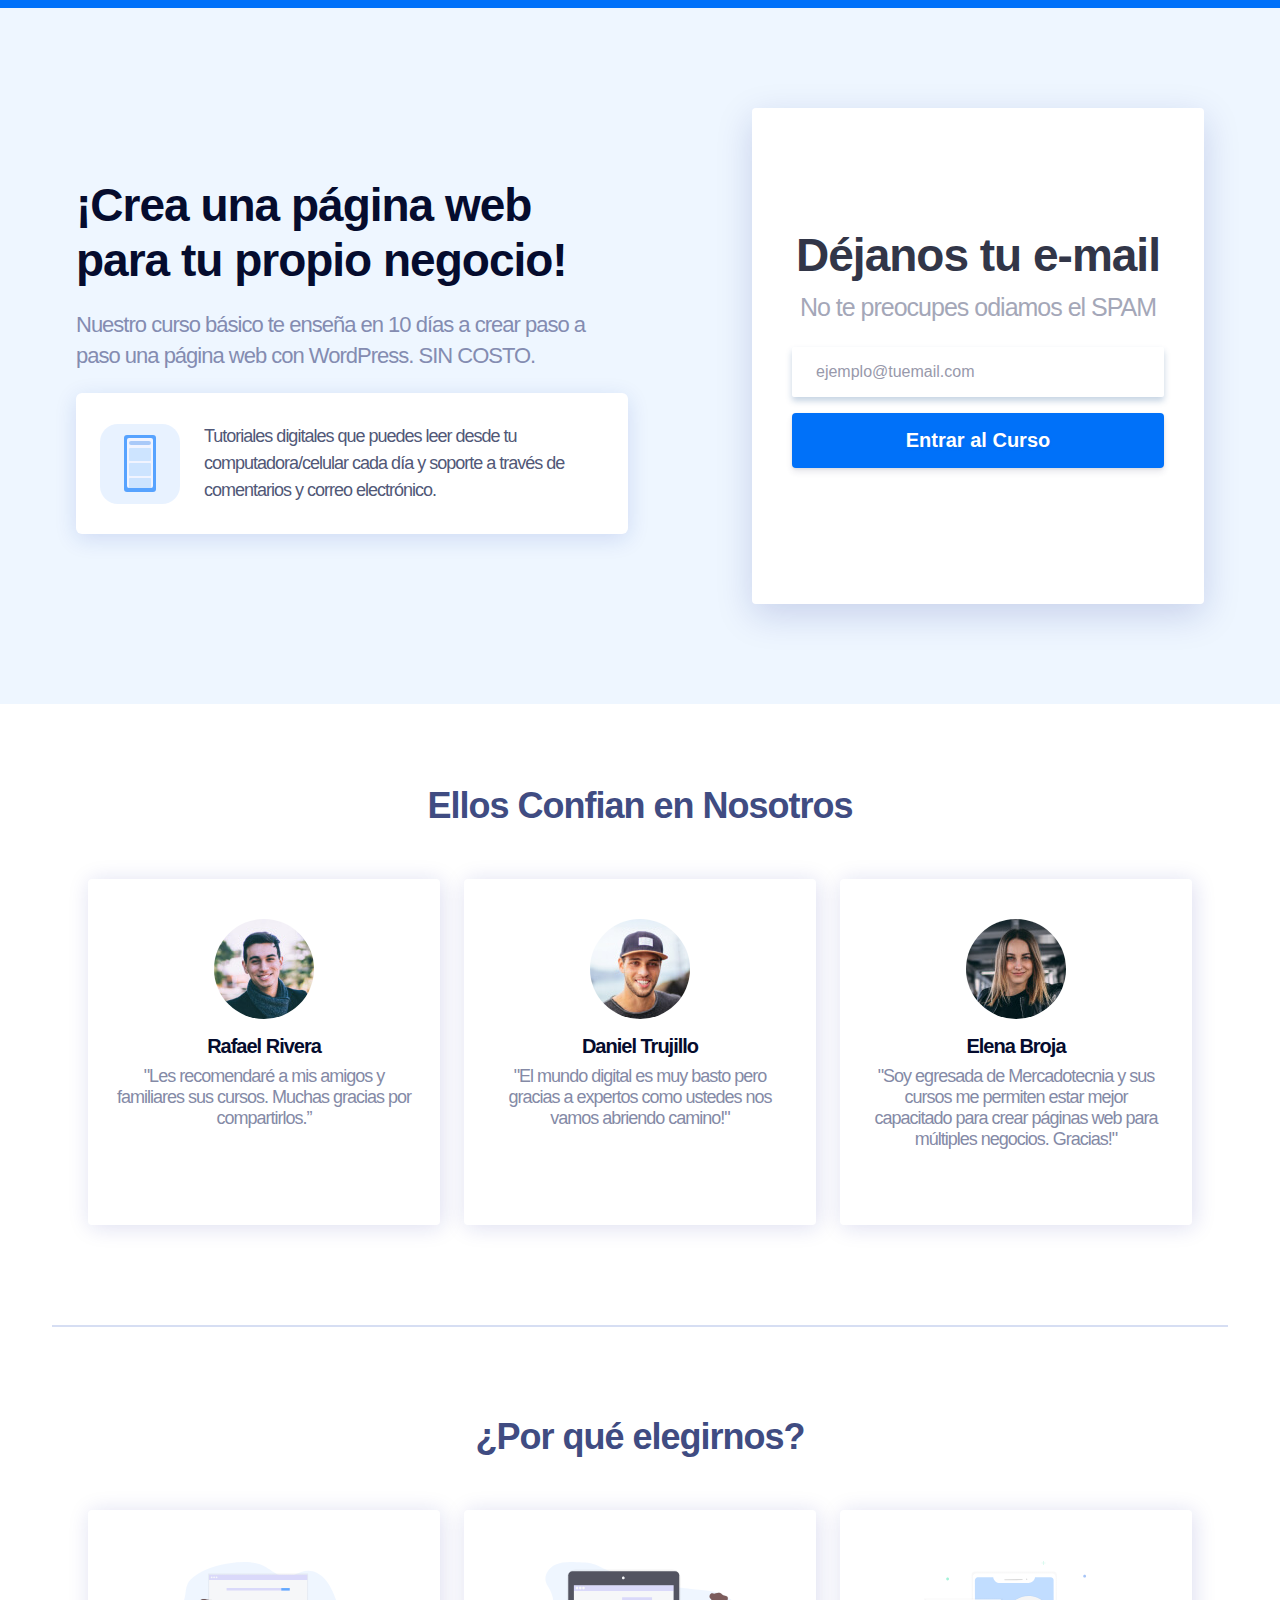
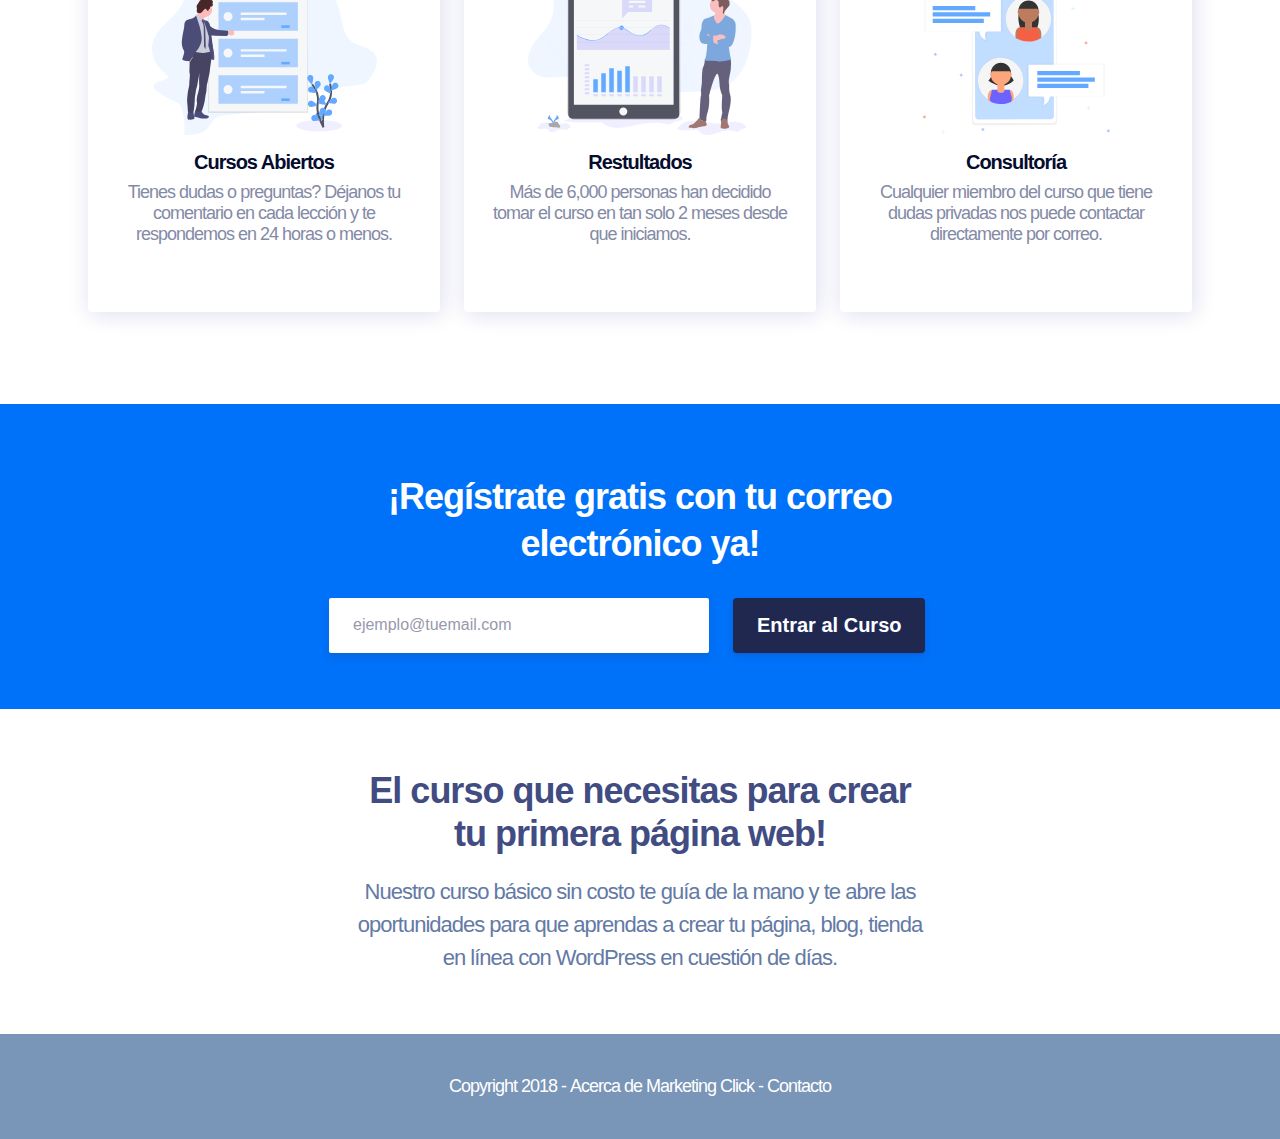
<file: landings/landing-three/index.html>
<!DOCTYPE html>
<html>
<head>
    <meta name="robots" content="noindex, nofollow">
    <meta http-equiv="X-UA-Compatible" content="IE=edge,chrome=1">
    <meta charset="utf-8" />
    <meta http-equiv="X-UA-Compatible" content="IE=edge">
    <meta name="description" content="Con este curso gratuito aprenderás a crear páginas web paso a paso en tan solo una semana.">
    <title>Curso Página Web </title>
    <meta name="viewport" content="width=device-width, initial-scale=1">
    <link rel="stylesheet" type="text/css" media="screen" href="assets/style.min.css" />
  
</head>
<body>
    <section class="hero">
        <div class="hero_wrapper">
            <div class="hero_wrapper_one">
                <div>
                    <h1 class="title">¡Crea una página web para tu propio negocio!</h1>
                    <p class="hero_text">Nuestro curso básico te enseña en 10 días a crear paso a paso una página web con WordPress. SIN COSTO.</p>
                </div>
                <div class="hero_box">
                    <img class="hero-box_icon" src="assets/images/phone-icon.svg" alt="phone-icon">
                    <p class="hero-box_text">Tutoriales digitales que puedes leer desde tu computadora/celular cada día y soporte a través de comentarios y correo electrónico.</p>
                </div>
            </div>
            
            <div class="optin_form hero_wrapper_two">
                <script src="https://assets.convertkit.com/assets/CKJS4.js?v=21"></script>
                <div class="ck_form_container ck_inline" data-ck-version="7">
                  <div class="ck_form ck_minimal">
                  <div class="ck_form_fields">
                    <h2 class="optin_title">Déjanos tu e-mail</h2>
                    <p class="optin_text">No te preocupes odiamos el SPAM</p>
                    <div id="ck_success_msg"  style="display:none;">
                      <p>Success! Now check your email to confirm your subscription.</p>
                    </div>

                    <!--  Form starts here  -->
                    <form id="ck_subscribe_form" class="ck_subscribe_form" action="https://app.convertkit.com/landing_pages/284835/subscribe" data-remote="true">
                      <input type="hidden" value="{&quot;form_style&quot;:&quot;minimal&quot;,&quot;embed_style&quot;:&quot;inline&quot;,&quot;embed_trigger&quot;:&quot;scroll_percentage&quot;,&quot;scroll_percentage&quot;:&quot;70&quot;,&quot;delay_seconds&quot;:&quot;10&quot;,&quot;display_position&quot;:&quot;br&quot;,&quot;display_devices&quot;:&quot;all&quot;,&quot;days_no_show&quot;:&quot;15&quot;,&quot;converted_behavior&quot;:&quot;show&quot;}" id="ck_form_options">
                      <input type="hidden" name="id" value="284835" id="landing_page_id">
                      <input type="hidden" name="ck_form_recaptcha" value="" id="ck_form_recaptcha">
                      <div class="ck_errorArea">
                        <div id="ck_error_msg" style="display:none">
                          <p>There was an error submitting your subscription. Please try again.</p>
                        </div>
                      </div>
                      <div class="ck_control_group ck_email_field_group form_input-container">
                        <label class="ck_label" for="ck_emailField" style="display: none">Email Address</label>
                        <input type="email" name="email" class="ck_email_address input-" id="ck_emailField" placeholder="ejemplo@tuemail.com" required>
                             <button class="subscribe_button btn ck_subscribe_button form_input-containerbtn fields" id="ck_subscribe_button">
                        Entrar al Curso
                      </button>
                      </div>
                      <div class="ck_control_group ck_captcha2_h_field_group ck-captcha2-h" style="position: absolute !important;left: -999em !important;">
                        <input type="text" name="captcha2_h" class="ck-captcha2-h" id="ck_captcha2_h" placeholder="We use this field to detect spam bots. If you fill this in, you will be marked as a spammer.">
                      </div>

                        <label class="ck_checkbox" style="display:none;">
                          <input class="optIn ck_course_opted" name="course_opted" type="checkbox" id="optIn" checked />
                          <span class="ck_opt_in_prompt">I'd like to receive the free email course.</span>
                        </label>
                        
                     
                      
                    </form>
                  </div>

                </div>

                </div>

                            </div>

        </div>
    </section>
    <section class="t-f-wrapper" >
        <div class="testimonials-wrapper">
            <h2 class="title-2">Ellos Confian en Nosotros</h2>
                <div class="cards-container">
                        <div class="card card--testimonial">
                        <img class="testimonial_img" srcset="
                            assets/images/rafael-rivera@1x.jpg 1x,
                            assets/images/rafael-rivera@2x.jpg 2x

                        "    alt="rafael-rivera">
                         <h3 class="testimonial_name card_title">Rafael Rivera</h3>
                        <p class="testimonial_quote card_text">"Les recomendaré a mis amigos y familiares sus cursos. Muchas gracias por compartirlos.”</p>
                    </div>
                    <div class="card card--testimonial">
                        <img class="testimonial_img"  srcset="
                            assets/images/daniel-trujillo@1x.jpg 1x,
                            assets/images/daniel-trujillo@2x.jpg 2x

                        "  alt="daniel-trujillo">
                        <h3 class="testimonial_name card_title">Daniel Trujillo</h3>
                        <p class="testimonial_quote card_text">"El mundo digital es muy basto pero gracias a expertos como ustedes nos vamos abriendo camino!"</p>
                    </div>
                    <div class="card card--testimonial">
                        <img class="testimonial_img" srcset="
                            assets/images/elena-borja@1x.jpg 1x,
                            assets/images/elena-borja@2x.jpg 2x

                        " alt="elena-borja">
                        <h3 class="testimonial_name card_title">Elena Broja</h3>
                        <p class="testimonial_quote card_text">"Soy egresada de Mercadotecnia y sus cursos me permiten estar mejor capacitado para crear páginas web para múltiples negocios. Gracias!"</p>
                    </div>
                 </div>
            
        </div>
        <hr class="divider">    

        <div class="features-wrapper">
            <h2 class="title-2">¿Por qué elegirnos?</h2>
            <div class="cards-container">  
                <div class="card">
                <img class="illustration-card" src="assets/images/cursos-abiertos-illustrations.svg" alt="cursos-abiertos">
                <h3 class="card_title">Cursos Abiertos</h3>
                <p class="card_text">Tienes dudas o preguntas? Déjanos tu comentario en cada lección y te respondemos en 24 horas o menos.</p>
                </div>
                    <div class="card">
                        <img class="illustration-card" src="assets/images/resultados-illustrations.svg" alt="resultados">
                        <h3 class="card_title">Restultados</h3>
                        <p class="card_text">Más de 6,000 personas han decidido tomar el curso en tan solo 2 meses desde que iniciamos. </p>
                    </div>
                    <div class="card">
                        <img class="illustration-card" src="assets/images/consultoria-illustrations.svg" alt="consultoria">
                        <h3 class="card_title">Consultoría</h3>
                        <p class="card_text">Cualquier miembro del curso que tiene dudas privadas nos puede contactar directamente por correo.</p>
                    </div>
            </div>
            
        </div>
    </section>

    <section class="banner-container">
        <div class="banner-wrapper">


        <div class="ck_form_container ck_inline" data-ck-version="7">
                  <div class="ck_form ck_minimal">
                  <div class="ck_form_fields">
                     <h2 class="banner_title">¡Regístrate gratis con tu correo electrónico ya!</h2>
                    <div id="ck_success_msg"  style="display:none;">
                      <p>Success! Now check your email to confirm your subscription.</p>
                    </div>

                    <!--  Form starts here  -->
                    <form id="ck_subscribe_form" class="ck_subscribe_form" action="https://app.convertkit.com/landing_pages/284835/subscribe" data-remote="true">
                      <input type="hidden" value="{&quot;form_style&quot;:&quot;minimal&quot;,&quot;embed_style&quot;:&quot;inline&quot;,&quot;embed_trigger&quot;:&quot;scroll_percentage&quot;,&quot;scroll_percentage&quot;:&quot;70&quot;,&quot;delay_seconds&quot;:&quot;10&quot;,&quot;display_position&quot;:&quot;br&quot;,&quot;display_devices&quot;:&quot;all&quot;,&quot;days_no_show&quot;:&quot;15&quot;,&quot;converted_behavior&quot;:&quot;show&quot;}" id="ck_form_options">
                      <input type="hidden" name="id" value="284835" id="landing_page_id">
                      <input type="hidden" name="ck_form_recaptcha" value="" id="ck_form_recaptcha">
                      <div class="ck_errorArea">
                        <div id="ck_error_msg" style="display:none">
                          <p>There was an error submitting your subscription. Please try again.</p>
                        </div>
                      </div>
                      <div class="ck_control_group ck_email_field_group form_input-container form_input-container--banner">
                        <label class="ck_label" for="ck_emailField" style="display: none">Email Address</label>
                        <input type="email" name="email" class="ck_email_address input- input-banner" id="ck_emailField" placeholder="ejemplo@tuemail.com" required>
                           <button class="subscribe_button btn ck_subscribe_button btn--b fields" id="ck_subscribe_button">
                        Entrar al Curso
                      </button>
                      </div>
                      <div class="ck_control_group ck_captcha2_h_field_group ck-captcha2-h" style="position: absolute !important;left: -999em !important;">
                        <input type="text" name="captcha2_h" class="ck-captcha2-h" id="ck_captcha2_h" placeholder="We use this field to detect spam bots. If you fill this in, you will be marked as a spammer.">
                      </div>

                        <label class="ck_checkbox" style="display:none;">
                          <input class="optIn ck_course_opted" name="course_opted" type="checkbox" id="optIn" checked />
                          <span class="ck_opt_in_prompt">I'd like to receive the free email course.</span>
                        </label>
                       
                     
                      
                    </form>
                  </div>

                </div>

                </div>


                            </div>
    </section>

    <section class="cursos-container">
        <div>
            <h2 class="title-2 title-2--cursos">El curso que necesitas para crear tu primera página web!</h2>
            <p class="cursos_text">Nuestro curso básico sin costo te guía de la mano y te abre las oportunidades para que aprendas a crear tu página, blog, tienda en línea con WordPress en cuestión de días.</p>
        </div>
    </section>
    <footer>
        <p class="copyright">Copyright 2018 - <a href="https://marketingclick101.com/acerca-de/">Acerca de Marketing Click</a> - <a href="https://marketingclick101.com/contacto/">Contacto</a></p>
    </footer>
        
</body>
</html>
</file>
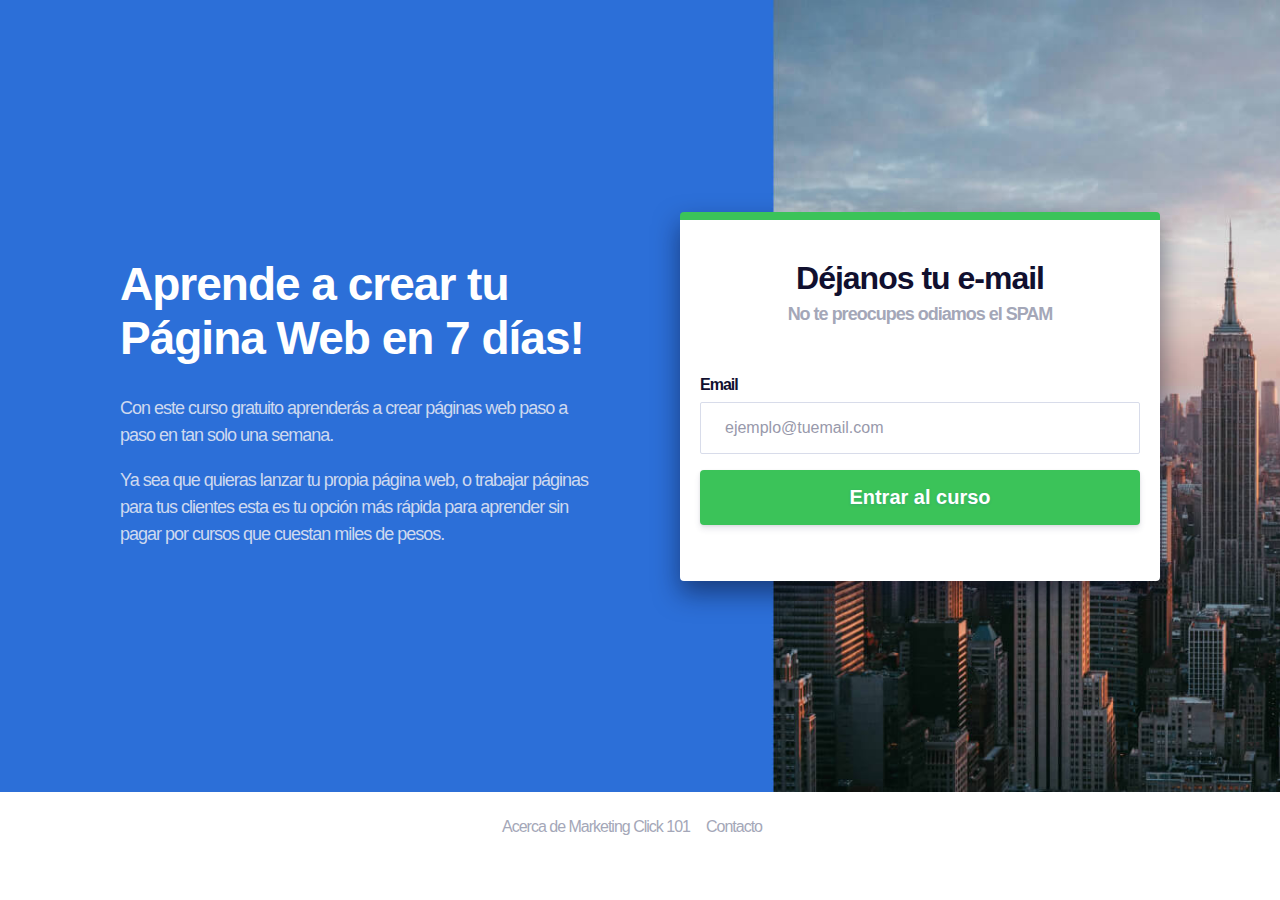
<file: landings/landing-two/index.html>
<!DOCTYPE html>
<html>
<head>
    <meta name="robots" content="noindex, nofollow">
    <meta http-equiv="X-UA-Compatible" content="IE=edge,chrome=1">
    <meta charset="utf-8" />
    <meta http-equiv="X-UA-Compatible" content="IE=edge">
    <meta name="description" content="Con este curso gratuito aprenderás a crear páginas web paso a paso en tan solo una semana.">
    <title>Curso Página Web </title>
    <meta name="viewport" content="width=device-width, initial-scale=1">
    <meta property="og:image" content="og-image.jpg" />
    <meta name="twitter:image:src" content="og-image.jpg"> 
    <meta itemprop="image" content="og-image.jpg">
    <link rel="stylesheet" type="text/css" media="screen" href="assets/style.min.css" />
  
</head>
<body>
    <section class="main">
        <div class="wrapper">
                <div class="container container-one"> 
                        <div class="row row-one">
                           <div class="text-container ">
                                <h1 class="title">Aprende a crear tu Página Web en 7 días!</h1>
                                <p>Con este curso gratuito aprenderás a crear páginas web paso a paso en tan solo una semana.</p>
                                <p>Ya sea que quieras lanzar tu propia página web, o trabajar páginas para tus clientes esta es tu 
                                    opción más rápida para aprender sin pagar por cursos que cuestan miles de pesos.</p>
                           </div>    
                               
                        </div>
                </div>
        
                <div class="container container-two">
                        <div class="row row-two">
                                <div class="optin_form">
                                        <div class="optin">
                                                <h2 class="optin_title">Déjanos tu e-mail</h2>
                                                <p class="optin_text">No te preocupes odiamos el SPAM</p>
                                        <div id="ck_success_msg"  style="display:none;">
                                                <p>Success! Now check your email to confirm your subscription.</p>
                                              </div>
                                          
                                              <!--  Form starts here  -->
                                              <form id="ck_subscribe_form" class="ck_subscribe_form" action="https://app.convertkit.com/landing_pages/252550/subscribe" data-remote="true">
                                                <div class="form_input-container">
                                                    <input type="hidden" value="{&quot;form_style&quot;:&quot;minimal&quot;,&quot;embed_style&quot;:&quot;inline&quot;,&quot;embed_trigger&quot;:&quot;scroll_percentage&quot;,&quot;scroll_percentage&quot;:&quot;70&quot;,&quot;delay_seconds&quot;:&quot;10&quot;,&quot;display_position&quot;:&quot;br&quot;,&quot;display_devices&quot;:&quot;all&quot;,&quot;days_no_show&quot;:&quot;15&quot;,&quot;converted_behavior&quot;:&quot;show&quot;}" id="ck_form_options">
                                                    <input type="hidden" name="id" value="252550" id="landing_page_id">
                                                    <input type="hidden" name="ck_form_recaptcha" value="" id="ck_form_recaptcha">
                                                        <div class="ck_errorArea">
                                                            <div id="ck_error_msg" style="display:none">
                                                                <p>There was an error submitting your subscription. Please try again.</p>
                                                            </div>
                                                        </div>
                                                    </div>
                                                    <div class="ck_control_group ck_email_field_group form_input-container">
                                                        <label class="ck_label input_label" for="ck_emailField">Email</label>
                                                        <input type="email" name="email" class="ck_email_address input-" id="ck_emailField" placeholder="ejemplo@tuemail.com" required>
                                                        <button class="subscribe_button ck_subscribe_button btn fields" id="ck_subscribe_button"> Entrar al curso </button>
                                                    </div>
                                        
                                                    <div class="ck_control_group ck_captcha2_h_field_group ck-captcha2-h" style="position: absolute !important;left: -999em !important;">
                                                        <input type="text" name="captcha2_h" class="ck-captcha2-h" id="ck_captcha2_h" placeholder="We use this field to detect spam bots. If you fill this in, you will be marked as a spammer.">
                                                    </div>
                                            
                                                    <label class="ck_checkbox" style="display:none;">
                                                        <input class="optIn ck_course_opted" name="course_opted" type="checkbox" id="optIn" checked />
                                                        <span class="ck_opt_in_prompt">I'd like to receive the free email course.</span>
                                                    </label>
                                </div>
                            </div>
                </div>
        </div>
        
                  
        
           
    </section>

    <footer>
        <a class="footer_link" href="https://marketingclick101.com/acerca-de/">
            Acerca de Marketing Click 101
        </a>
        <a class="footer_link" href="https://marketingclick101.com/contacto/">
            Contacto
        </a>
    </footer>

<script src="https://assets.convertkit.com/assets/CKJS4.js?v=21"></script>
    
</body>
</html>
</file>
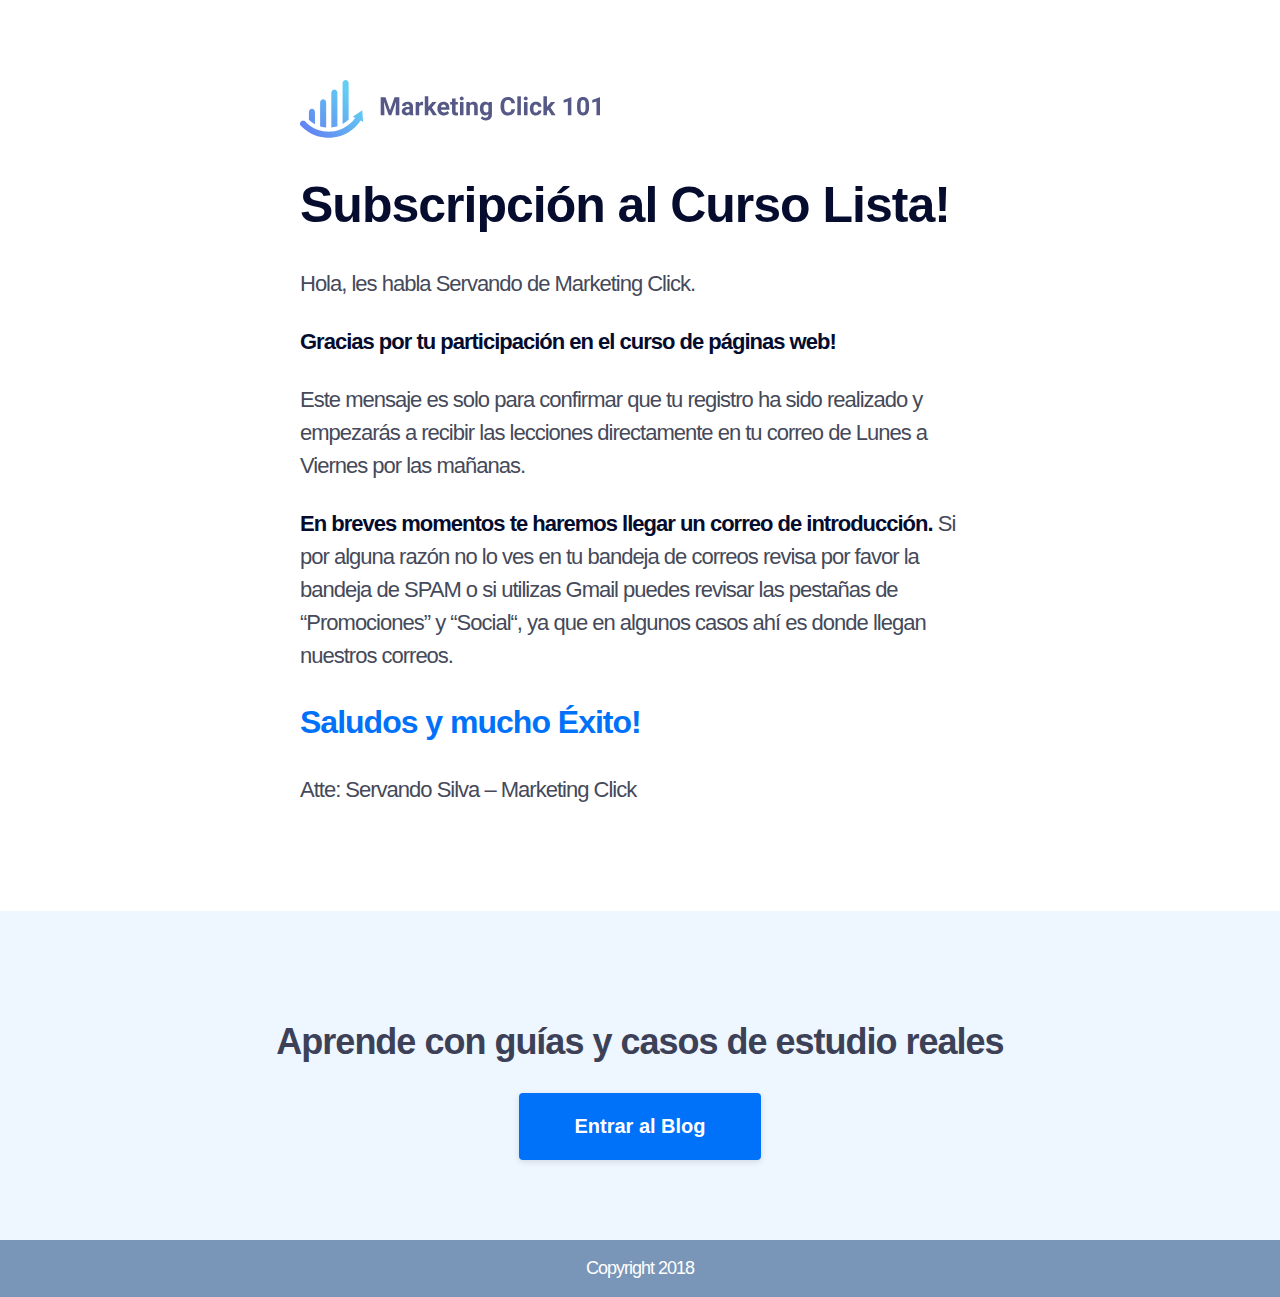
<file: landings/subscripcion-curso-lista/index.html>
<!DOCTYPE html>
<html>
<head>
    <meta name="robots" content="noindex, nofollow">
    <meta http-equiv="X-UA-Compatible" content="IE=edge,chrome=1">
    <meta charset="utf-8" />
    <meta http-equiv="X-UA-Compatible" content="IE=edge">
    <meta name="description" content="Con este curso gratuito aprenderás a crear páginas web paso a paso en tan solo una semana.">
    <title>Subscripción al curso lista! - Marketing Click 101</title>
    <meta name="viewport" content="width=device-width, initial-scale=1">
    
    <link rel="canonical" href="https://marketingclick101.com/subscripcion-curso-lista/">
    <meta property="og:description" content="Hola, les habla Servando de Marketing Click. Gracias por tu participación en el curso de páginas web! Este mensaje es solo para confirmar que tu registro ha sido realizado y empezarás a recibir las lecciones directamente en tu correo de Lunes a Viernes por las mañanas. En breves momentos te haremos llegar un correo de …">
    <meta property="og:url" content="https://marketingclick101.com/subscripcion-curso-lista/">
    <meta property="og:site_name" content="Marketing Click 101">
    <meta property="og:locale" content="es_MX">
    <meta property="og:type" content="article">
    <meta name="twitter:card" content="summary">
    <meta name="twitter:description" content="Hola, les habla Servando de Marketing Click. Gracias por tu participación en el curso de páginas web! Este mensaje es solo para confirmar que tu registro ha sido realizado y empezarás a recibir las lecciones directamente en tu correo de Lunes a Viernes por las mañanas. En breves momentos te haremos llegar un correo de […]">
    <meta name="twitter:title" content="Subscripción al curso lista! - Marketing Click 101">
    <link rel="stylesheet" type="text/css" media="screen" href="assets/style.min.css" />  
</head>
    <body>
        <section class="wrapper-hero">
            <div class="container">
                <a href=""><img class="logo" src="assets/logo.svg" alt="logo"></a>

                <h1 class="title">Subscripción al Curso Lista!</h1>
                <p>Hola, les habla Servando de Marketing Click.</p>
                <p><span class="bold">Gracias por tu participación en el curso de páginas web!</span></p>
                <p>Este mensaje es solo para confirmar que tu registro ha sido realizado y empezarás a recibir las lecciones directamente en tu correo de Lunes a Viernes por las mañanas.</p>
                <p><span class="bold">En breves momentos te haremos llegar un correo de introducción.</span> Si por alguna razón no lo ves en tu bandeja de correos revisa por favor la bandeja de SPAM o si utilizas Gmail puedes revisar las pestañas de “Promociones” y “Social“, ya que en algunos casos ahí es donde llegan nuestros correos.</p>
                <h3>Saludos y mucho Éxito!</h3>
                <p>Atte: Servando Silva – Marketing Click</p>
            </div>

            
        </section>
            
        <section class="banner">
            <div class="container-banner">
                <h2>Aprende con guías y casos de estudio reales</h2>
                <div class="flex">
                    <button class="btn"><a href="https://marketingclick101.com/blog/">Entrar al Blog</a></button>
                </div>
                
            </div>
        </section>
        <footer>
            Copyright 2018
        </footer>

    </body>
</html>
</file>
<file: landings/landing-three/assets/style.min.css>
.title,.title-2{line-height:1.2;text-align:center}.card,.hero_box{flex-direction:column;display:flex}.banner_title,.card_text,.cursos_title,.hero_text,.optin_text,.optin_title,.title,.title-2{text-align:center}:root{--titles:#050C2E;--black:#272727}.btn{padding:16px 24px;font-size:20px;font-weight:700;color:#fff;background:#0071F9;border:0;border-radius:4px;text-shadow:0 1px 3px rgba(36,78,180,.2);box-shadow:0 4px 6px rgba(50,50,93,.11),0 1px 3px rgba(0,0,0,.08);transition:all .3s ease-in}.btn--b{background:#20284F;color:#fff}.divider{border:1px solid #d6def3}.btn:hover{-webkit-transform:translateY(-1px);transform:translateY(-1px);box-shadow:0 7px 14px rgba(50,50,93,.1),0 3px 6px rgba(0,0,0,.08)}.title{color:#050C2E;font-size:36px;font-weight:600}.title-2{font-size:26;font-weight:700;color:#404C82;margin:0 0 40px}.card{background:#fff;border-radius:4px;box-shadow:2px 2px 22px 0 rgba(22,27,155,.15);padding:40px 24px 56px;margin:12px;justify-content:center;align-items:center}.card_title{font-size:20px;font-weight:700;color:#050C2E;margin:16px 0 8px}.card_text{margin:0;color:#848AA6;font-weight:400;font-size:18px}html{box-sizing:border-box;font-family:-apple-system,BlinkMacSystemFont,"Segoe UI",Roboto,Helvetica,Arial,sans-serif,"Apple Color Emoji","Segoe UI Emoji","Segoe UI Symbol";color:var(--black)}*,:after,:before{box-sizing:inherit}body{min-height:calc(100vh - 100px);margin:0;letter-spacing:-1px;font-size:16px}.hero{background:#EEF6FF;border-top:8px solid #0071F9}.hero_wrapper{padding:60px 24px;display:flex;flex-direction:column-reverse}.hero_text{font-size:18px;font-weight:500;line-height:1.4;color:#848CB1}.hero_box{background:#FFF;border-radius:6px;padding:24px;box-shadow:0 5px 22px 0 rgba(22,55,176,.14);-ms-align-items:center;align-items:center}.features-wrapper,.testimonials-wrapper{padding:60px 24px}.hero-box_text{font-size:16px;line-height:1.5;color:#515877}.cards-container{display:flex;flex-direction:column;-ms-align-items:center;align-items:center}.testimonial_img{border-radius:50%;max-width:100%}.illustration-card{max-width:100%}.banner-container{background:#0071F9;padding:40px 24px}.banner_title{color:#fff;font-size:28px;line-height:1.3}.form_input-container{display:flex;flex-direction:column;margin:24px 0 16px}.optin_form{background:#fff;border-radius:4px;padding:40px 20px;box-shadow:0 11px 36px 0 rgba(12,32,136,.17)}.optin_title{font-size:32px;font-weight:700;color:#323648;margin:0 0 -14px}.optin_text{font-size:18px;font-weight:500;color:#A4A7B8}.input_label{color:var(--titles);font-size:16px;font-weight:700;margin:0 0 8px}.input-{padding:16px 24px;margin:0 0 16px;border:0;-webkit-box-shadow:0 4px 6px 0 rgba(29,82,144,.25);-moz-box-shadow:0 4px 6px 0 rgba(29,82,144,.25);box-shadow:0 4px 6px 0 rgba(29,82,144,.25);-webkit-appearance:none;border-radius:2px;font-size:16px;color:#9899AB;-webkit-transition:all .3s ease;-o-transition:all .3s ease;transition:all .3s ease}input[type=email]::placeholder{color:#9899AB;font-size:16px}input[type=email]:focus{color:#6c6d88;font-size:16px;-webkit-box-shadow:0 4px 8px 0 rgba(29,82,144,.3);-moz-box-shadow:0 4px 8px 0 rgba(29,82,144,.3);box-shadow:0 4px 8px 0 rgba(29,82,144,.3);-webkit-appearance:none}.cursos-container{padding:60px 24px}.cursos_title{font-size:28px;font-weight:700;line-height:1.2;color:#404C82}.copyright,.cursos_text{font-weight:400;font-size:18px;text-align:center}.title-2--cursos{margin:0 0 20px}.cursos_text{margin:0;line-height:1.5;color:#637AA6}footer{background:#7995B7;padding:24px;display:flex;flex-direction:column;align-items:center}.copyright{color:#fff}.copyright a{text-decoration:none;color:#fff;font-weight:500}@media (max-width:559px){.t-f-wrapper{padding:0 12px}}@media (max-width:899px) and (min-width:600px){.banner-wrapper,.cursos-container,.hero_wrapper,.t-f-wrapper{width:540px;margin:0 auto}.title-2{font-size:30px}.hero_wrapper{padding:80px 24px}.card{padding:40px;height:380px}.card--testimonial{padding:40px;height:320px;justify-content:flex-start}.banner_title{font-size:36px}}@media (min-width:900px){.title{font-size:46px;text-align:left;margin:0 0 2px}.title-2{font-size:36px}.hero_wrapper{width:860px;margin:0 auto;display:grid;grid-template-columns:1fr 1fr;grid-gap:40px;padding:100px 24px}.hero_text{font-size:22px;text-align:left}.hero_wrapper_one{display:flex;flex-direction:column;align-self:center}.hero_wrapper_two{margin:0}.optin_form{padding:80px 40px}.optin_title{font-size:46px}.optin_text{font-size:25px}.hero_box{flex-direction:row;padding:12px 24px}.hero-box_text{font-size:18px}.hero-box_icon{margin:0 24px 0 0;width:160px}.t-f-wrapper{width:860px;margin:0 auto}.cards-container{flex-direction:row}.card{width:380px;height:402px}.card--testimonial{width:340px;height:390px;justify-content:flex-start}.banner-wrapper{width:622px;margin:0 auto}.form_input-container--banner{flex-direction:row}.input-banner{min-width:380px;margin:0 24px 0 0}.btn--banner{min-width:222px}.banner_title{font-size:36px}.cursos-container{width:622px;margin:0 auto}.cursos_text{font-size:22px;line-height:1.5}}@media (min-width:1200px){.title{font-size:46px;text-align:left;margin:0 0 2px}.title-2{font-size:36px}.hero_wrapper{width:1176px;margin:0 auto;display:grid;grid-template-columns:1fr 1fr;grid-gap:24px;padding:100px 24px}.hero_text{font-size:22px;text-align:left}.hero_wrapper_one{display:flex;flex-direction:column;align-self:center}.hero_wrapper_two{margin:0 0 0 100px}.optin_form{padding:120px 40px}.optin_title{font-size:46px}.optin_text{font-size:25px}.hero_box{flex-direction:row;padding:12px 24px}.hero-box_text{font-size:18px}.hero-box_icon{margin:0 24px 0 0;width:160px}.features-wrapper,.testimonials-wrapper{padding:80px 24px}.t-f-wrapper{width:1176px;margin:0 auto}.cards-container{flex-direction:row}.card{width:380px;height:402px}.card--testimonial{width:380px;height:346px;justify-content:flex-start}.banner-wrapper{width:622px;margin:0 auto}.form_input-container--banner{flex-direction:row}.input-banner{min-width:380px;margin:0 24px 0 0}.btn--banner{min-width:222px}.banner_title{font-size:36px}.cursos-container{width:622px;margin:0 auto}.cursos_text{font-size:22px;line-height:1.5}}
</file>
<file: landings/landing-two/assets/style.min.css>
.optin_text,.optin_title{text-align:center;font-weight:700}:root{--titles:#11102F;--black:#272727}.btn{padding:16px 24px;font-size:20px;font-weight:700;color:#fff;background:#3BC359;border:0;border-radius:4px;text-shadow:0 1px 3px rgba(36,78,180,.2);box-shadow:0 4px 6px rgba(50,50,93,.11),0 1px 3px rgba(0,0,0,.08);transition:all .3s ease}.btn:hover{-webkit-transform:translateY(-1px);transform:translateY(-1px);box-shadow:0 7px 14px rgba(50,50,93,.1),0 3px 6px rgba(0,0,0,.08)}html{box-sizing:border-box;font-family:-apple-system,BlinkMacSystemFont,"Segoe UI",Roboto,Helvetica,Arial,sans-serif,"Apple Color Emoji","Segoe UI Emoji","Segoe UI Symbol";color:var(--black)}*,:after,:before{box-sizing:inherit}footer{padding:26px 24px;display:flex;flex-direction:column;align-items:center}.footer_link{color:#A4A7B8;margin:0 0 8px;font-size:16px;font-weight:500;text-decoration:none}body{min-height:calc(100vh - 100px);margin:0;letter-spacing:-1px;font-size:16px}.wrapper{display:flex;flex-direction:column-reverse}.row-one{background:#2B70D9}.title{font-size:30px;color:#fff}p{font-size:18px;line-height:1.5;color:#CED9EF}.row{padding:50px 20px}.row-two{background-image:url(images/bg.jpg);background-repeat:no-repeat;background-size:cover}.form_input-container{display:flex;flex-direction:column;margin:24px 0 16px}.optin_form{background:#fff;border-top:8px solid #3BC359;border-radius:4px;padding:40px 20px;box-shadow:0 12px 26px 0 rgba(6,11,37,.5)}.optin_title{font-size:32px;color:var(--titles);margin:0 0 -14px}.optin_text{font-size:18px;color:#A4A7B8}.input_label{color:var(--titles);font-size:16px;font-weight:700;margin:0 0 8px}.input-{padding:16px 24px;margin:0 0 16px;border:1px solid #D8DCEA;border-radius:2px;font-size:16px;color:#9899AB}input[type=email]::placeholder{color:#9899AB;font-size:16px}input[type=email]:focus{color:#6c6d88;font-size:16px}@media (max-width:899px) and (min-width:600px){.optin_form,.text-container{width:550px;margin:0 auto}}@media (min-width:900px){.main,.wrapper{flex-direction:row}.main{background:url('images/bg-desktop-1200.jpg') #2B70D9;background-size:cover;height:88vh;display:flex;align-items:center}.row-one,.row-two{background:0 0}.wrapper{margin:0 auto;width:860px;align-items:center;justify-content:center}.container-one{width:49%}.title{font-size:46px}footer{flex-direction:row;justify-content:center}.footer_link{margin:0 16px 0 0}}@media (min-width:1200px){.main{ background:url('images/bg-desktop-1200.jpg')#2B70D9;background-size:cover;height:88vh;display:flex;align-items:center}.row-one,.row-two{background:0 0}.wrapper{margin:0 auto;width:1200px;align-items:center}.container-one,.container-two{width:50%;padding:0 40px}.title{font-size:46px}.container-two{margin:0 0 0 -40px}footer{flex-direction:row;justify-content:center}.footer_link{margin:0 16px 0 0}}
</file>
<file: landings/subscripcion-curso-lista/assets/style.min.css>
footer,h2{text-align:center}:root{--titles:#050C2E;--black:#272727}html{box-sizing:border-box;font-family:-apple-system,BlinkMacSystemFont,"Segoe UI",Roboto,Helvetica,Arial,sans-serif,"Apple Color Emoji","Segoe UI Emoji","Segoe UI Symbol";color:var(--black)}*,:after,:before{box-sizing:inherit}body{min-height:calc(100vh - 100px);margin:0;letter-spacing:-1px;font-size:16px}footer{background:#7995B7;color:#fff;font-size:18px;padding:18px 0}h2{font-size:36px;color:#3C4157}h3{font-size:32px;color:#0071F9}p{font-size:22px;line-height:1.5;font-weight:400;margin:25px 0;color:#454959}.bold,.title{color:#050C2E;font-weight:700}.logo{max-width:100%}.wrapper-hero{padding:0 40px}.container{padding:80px 0}.title{font-size:50px}.banner{background:#EEF6FF;padding:80px 24px}.btn{padding:22px 55px;background:#0071F9;border-radius:4px;box-shadow:0 2px 6px 0 rgba(0,0,0,.12);transition:all .3s ease;border:none;margin:0 auto}.btn:hover{box-shadow:0 4px 12px 0 rgba(0,0,0,.2);transform:translateY(-1px)}.btn a{color:#fff;font-size:20px;font-weight:700;text-decoration:none}.flex{display:flex;justify-content:center}@media (max-width:559px){.title{font-size:32px}h2,h3{font-size:24px}.btn a,p{font-size:18px}.btn{padding:18px 40px}.container{padding:60px 0}}@media (max-width:899px) and (min-width:600px){.container,.container-banner{width:500px;margin:0 auto}.container{padding:60px 0}}@media (min-width:900px){.container{width:680px;margin:0 auto}.container-banner{width:800px;margin:0 auto}}@media (min-width:1200px){.container{width:680px;margin:0 auto}.container-banner{width:800px;margin:0 auto}}
</file>
